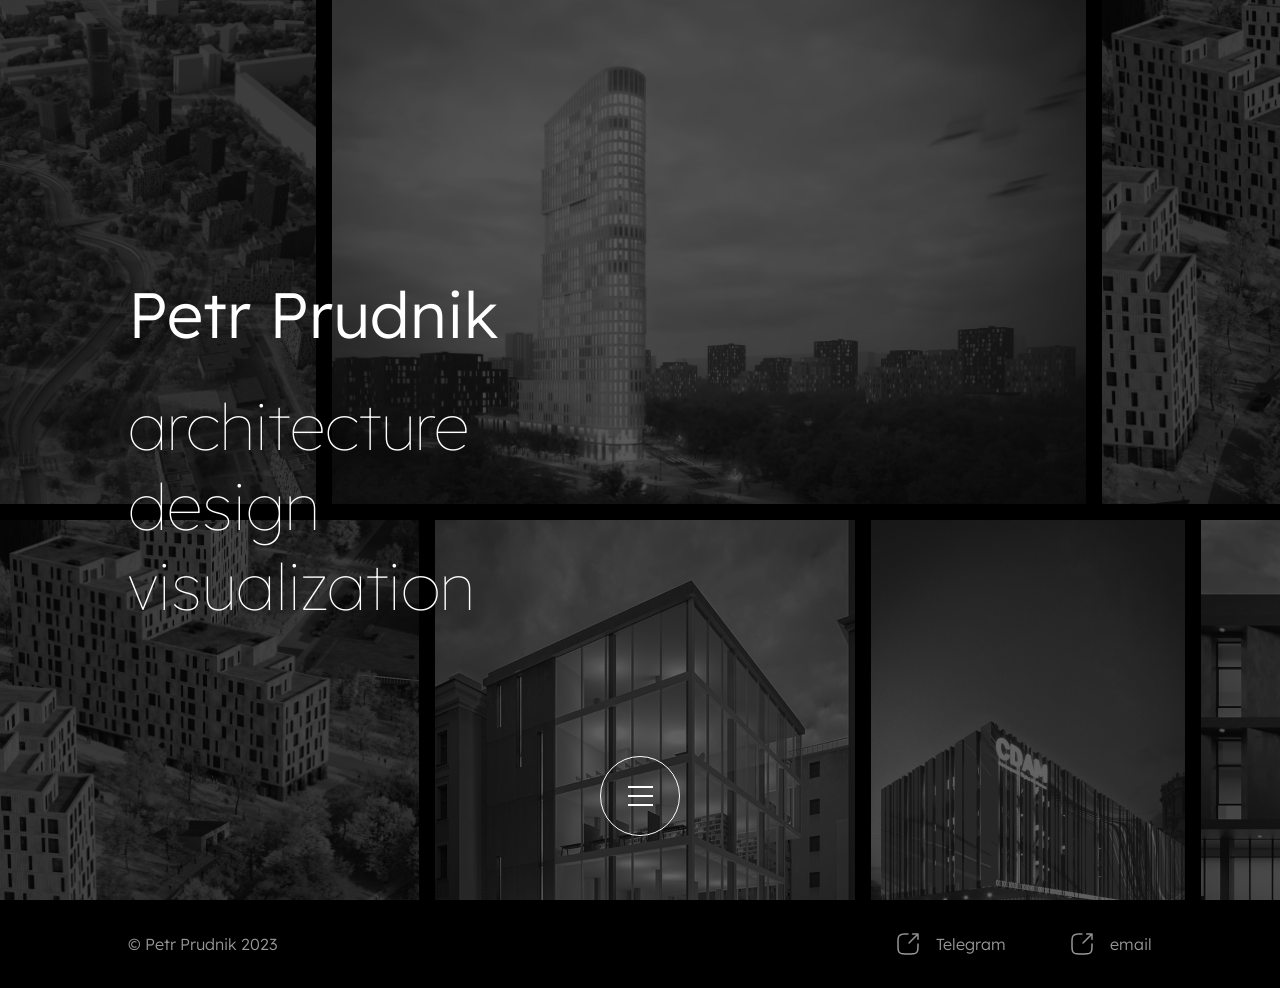
<file: index.html>
<!DOCTYPE html>
<html lang="en">
<head>
    <meta charset="UTF-8">
    <meta name="viewport" content="width=device-width, initial-scale=1.0">
    <title>Petr | Prudnik</title>
    <link rel="icon" href="/resources/icons/iconLogo.svg">
    <link rel="stylesheet" href="/css/stylesMain.css">
    <script src="/js/homePg.js" defer></script>
</head>
<body id="homePg" class="animationOnLoad">
    <main>
        <section id="headBG">
            <div class="bgGallery">
                <div class="imgRow">
                    <div class="bgContainer scrollRight">
                        <img src="/resources/images/homepg-bg/per_5-min 2.jpg" alt="1">
                        <img src="/resources/images/homepg-bg/16_9_nograin-min 1.jpg" alt="2">
                        <img src="/resources/images/homepg-bg/per3_002 1.jpg" alt="3">
                        <img src="/resources/images/homepg-bg/render_final2222 1.jpg" alt="5">
                    </div>
                    <div class="bgContainer scrollRight">
                        <img src="/resources/images/homepg-bg/per_5-min 2.jpg" alt="1">
                        <img src="/resources/images/homepg-bg/16_9_nograin-min 1.jpg" alt="2">
                        <img src="/resources/images/homepg-bg/per3_002 1.jpg" alt="3">
                        <img src="/resources/images/homepg-bg/render_final2222 1.jpg" alt="5">
                    </div>
                </div>
                <div class="imgRow">
                    <div class="bgContainer scrollLeft">
                        <img src="/resources/images/homepg-bg/per3_002 1.jpg" alt="3">
                        <img src="/resources/images/homepg-bg/render_final2222 1.jpg" alt="5">
                        <img src="/resources/images/homepg-bg/1_final 1.jpg" alt="6">
                        <img src="/resources/images/homepg-bg/002_raw_Post2 1.jpg" alt="4">
                    </div>
                    <div class="bgContainer scrollLeft">
                        <img src="/resources/images/homepg-bg/per3_002 1.jpg" alt="3">
                        <img src="/resources/images/homepg-bg/render_final2222 1.jpg" alt="5">
                        <img src="/resources/images/homepg-bg/1_final 1.jpg" alt="6">
                        <img src="/resources/images/homepg-bg/002_raw_Post2 1.jpg" alt="4">
                    </div>
                </div>
            </div>
            <div class="head">
                <h1>Petr Prudnik</h1>
                <h1>
                    architecture <br>
                    design <br>
                    visualization
                </h1>
            </div>
            <div id="menuOpen">
                <div class="menuBtn">
                    <span></span>
                    <span></span>
                    <span></span>
                </div>
            </div>
        </section>
        <menu id="menu">
            <ul>
                <button class="defbutton"><a href="/html/aboutmePg.html">about me</a></button>
                <button class="defbutton"><a href="/html/projects.html">projects</a></button>
                <button class="defbutton"><a href="/html/contactMe.html">contact me</a></button>
            </ul>
        </menu>
        <footer>
            <span>© Petr Prudnik 2023</span>
            <ul>
                <li><img src="/resources/icons/Square Top Down.svg" alt=""><a href="https://t.me/petrmn">Telegram</a></li>
                <li><img src="/resources/icons/Square Top Down.svg" alt=""><a href="mailto:petprudnik193@gmail.com">email</a></li>
            </ul>
        </footer>
    </main>
</body>
</html>
</file>
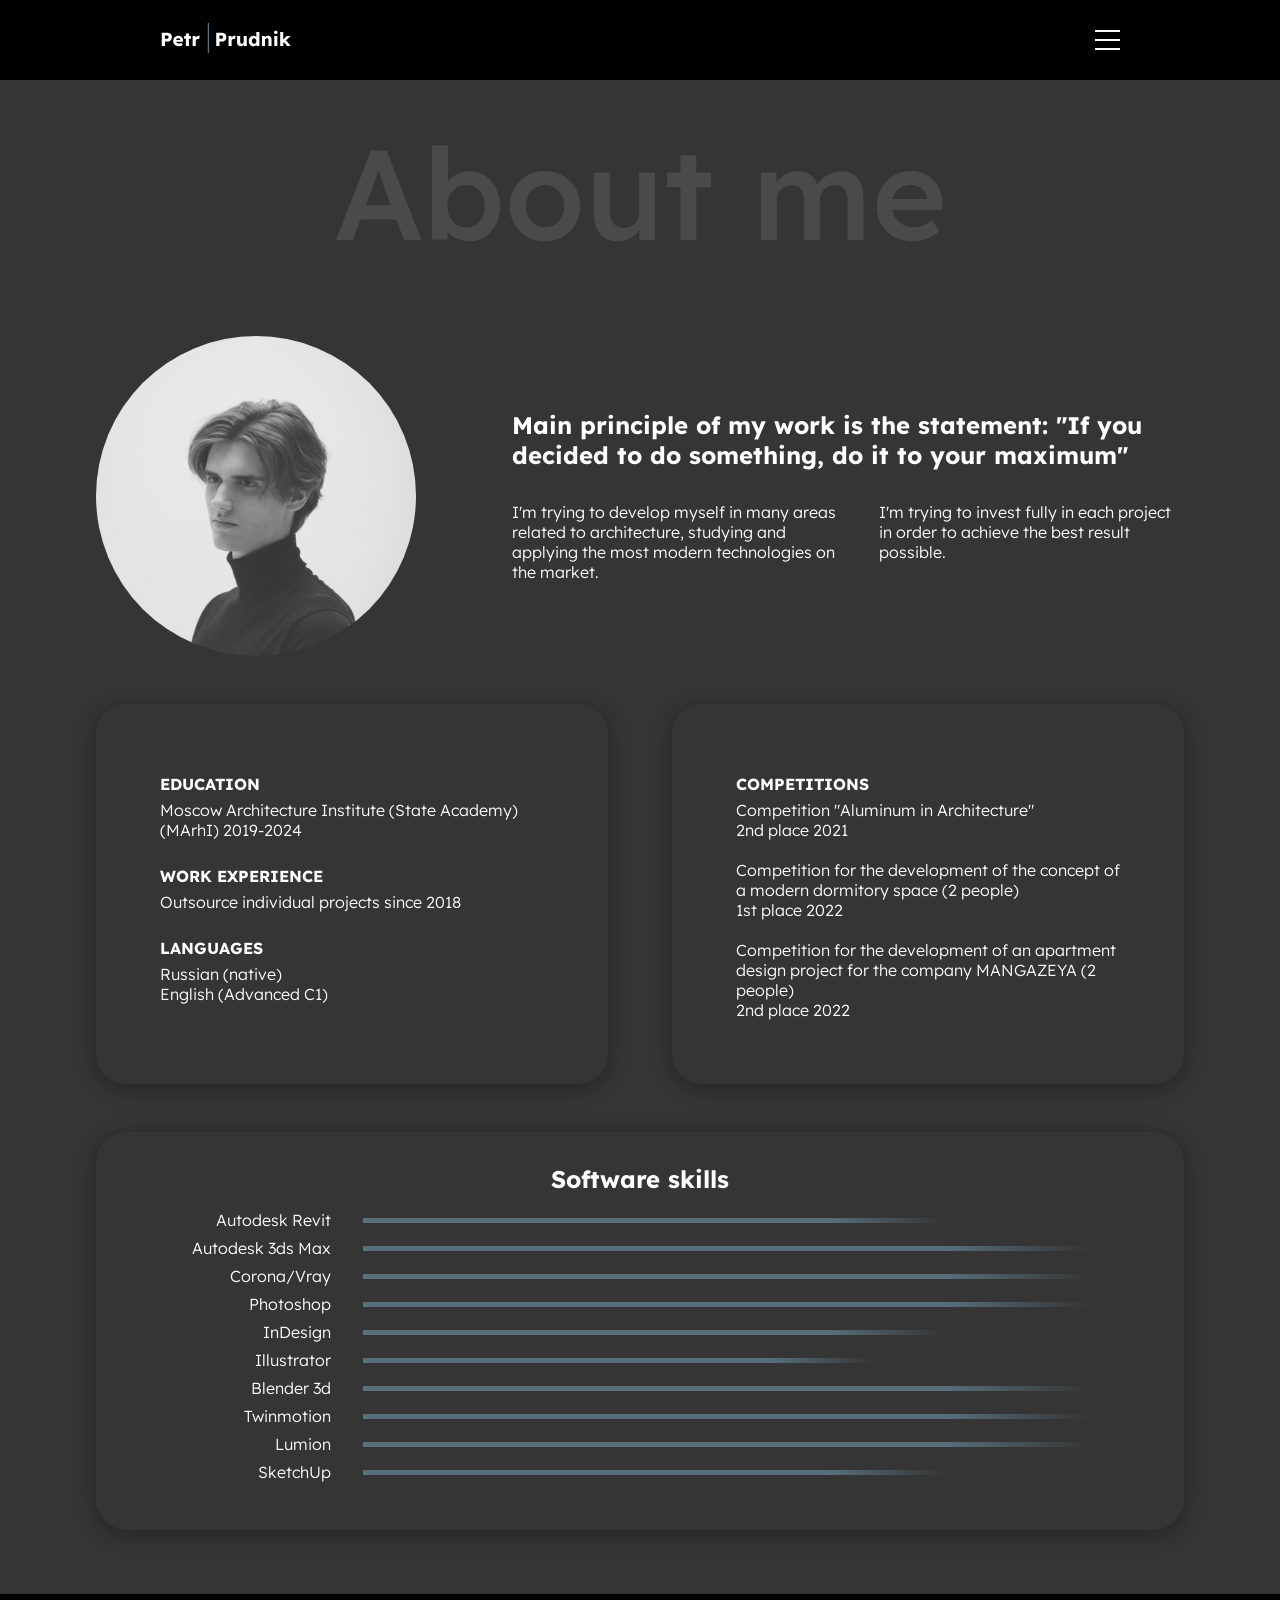
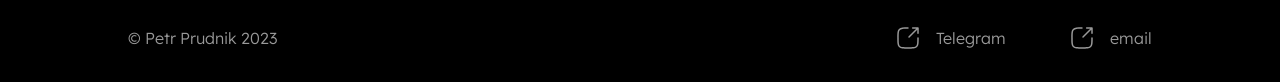
<file: aboutmePg.html>
<!DOCTYPE html>
<html lang="en">
<head>
    <meta charset="UTF-8">
    <meta name="viewport" content="width=device-width, initial-scale=1.0">
    <title> PP | About me</title>
    <link rel="icon" href="/resources/icons/iconLogo.svg">
    <link rel="stylesheet" href="/css/stylesMain.css">
    <script src="/js/main.js" defer></script>
</head>
<body id="aboutmePg" class="animationOnLoad">
    <header id="header">
        <a href="/homePg.html"><img src="/resources/icons/Logo.svg" alt="logo"></a>
        <div id="headMenuBtn" class="menuBtn">
            <span></span>
            <span></span>
            <span></span>
        </div>
    </header>
    <menu id="menuTop">
        <ul class="pageList">
            <a href="/aboutmePg.html" data-active="aboutmePg">about me</a>
            <a href="/projects.html" data-active="projectsPg">projects</a>
            <a href="/contactMe.html" data-active="contactmePg">contact me</a>
        </ul>
    </menu>
    <section id="info" class="main">
        <h1>About me</h1>
        <div class="mainInfo">
          <img src="/resources/images/1-1.jpg" alt="My face" />
          <div class="infoContainer">
            <h2>Main principle of my work is the statement: "If you decided to do something, do it to your maximum"
            </h2>
            <p>
                I'm trying to develop myself in many areas related to
                architecture, studying and applying the most modern technologies
                on the market.
            </p>
            <p>
                I'm trying to invest fully in each project in order to achieve the
                best result possible.
            </p>
          </div>
        </div>
        <div class="subInfo">
            <div class="edu">
                <p><span>EDUCATION</span><br>Moscow Architecture Institute (State Academy) (MArhI) 2019-2024</p><br>
                
                <p><span>WORK EXPERIENCE</span><br>Outsource individual projects since 2018</p><br>
                
                <p><span>LANGUAGES</span><br>Russian (native) <br>
                    English (Advanced C1)</p>
            </div>
            <div class="comp">
                <p><span>COMPETITIONS</span><br>Competition "Aluminum in Architecture" <br>
                    2nd place 2021
                    <br><br>
                    Competition for the development of the concept of a modern dormitory space (2 people) <br>
                    1st place 2022 <br><br>
                    
                    Competition for the development of an apartment design project for the company MANGAZEYA (2 people) <br>
                    2nd place 2022</p>
            </div>
        </div>
        <div class="softSkContainer">
            <h2>Software skills</h2>
            <div class="softSk">
                <h2>Autodesk Revit</h2>
                <div class="bar per80"></div>
                <h2>Autodesk 3ds Max</h2>
                <div class="bar"></div>
                <h2>Corona/Vray</h2>
                <div class="bar"></div>
                <h2>Photoshop</h2>
                <div class="bar"></div>
                <h2>InDesign</h2>
                <div class="bar per80"></div>
                <h2>Illustrator</h2>
                <div class="bar per70"></div>
                <h2>Blender 3d</h2>
                <div class="bar"></div>
                <h2>Twinmotion</h2>
                <div class="bar"></div>
                <h2>Lumion</h2>
                <div class="bar"></div>
                <h2>SketchUp</h2>
                <div class="bar per80"></div>
              </div>
        </div>
    </section>
    <footer>
        <span>© Petr Prudnik 2023</span>
        <ul>
            <li><img src="/resources/icons/Square Top Down.svg" alt=""><a href="https://t.me/petrmn">Telegram</a></li>
            <li><img src="/resources/icons/Square Top Down.svg" alt=""><a href="mailto:petprudnik193@gmail.com">email</a></li>
        </ul>
    </footer>
</body>
</html>
</file>
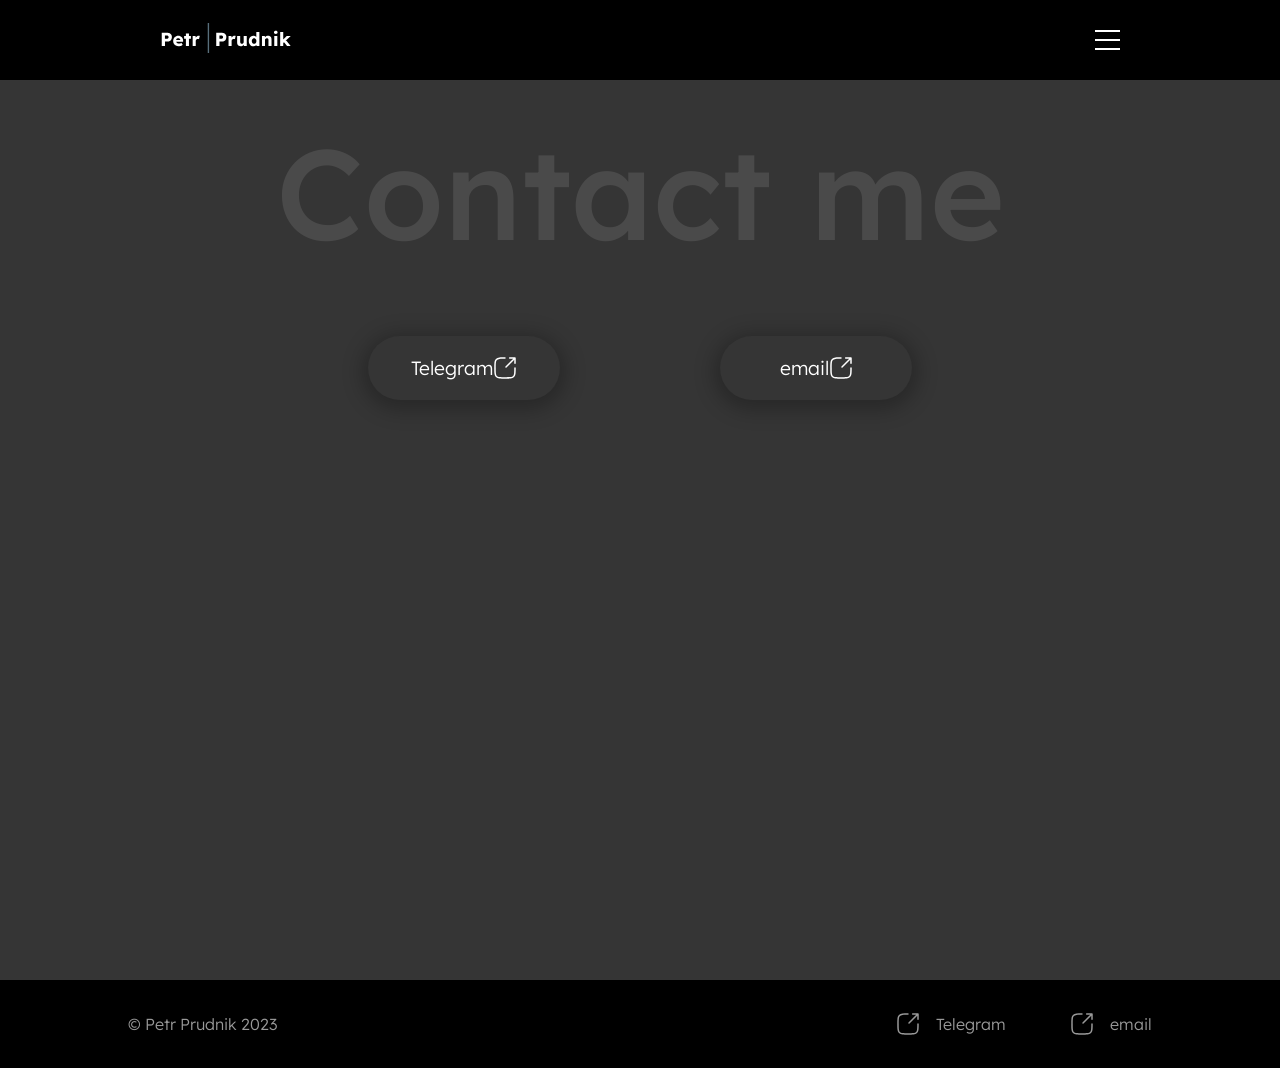
<file: contactMe.html>
<!DOCTYPE html>
<html lang="en">
<head>
    <meta charset="UTF-8">
    <meta name="viewport" content="width=device-width, initial-scale=1.0">
    <title> PP | Contact me</title>
    <link rel="icon" href="/resources/icons/iconLogo.svg">
    <link rel="stylesheet" href="/css/stylesMain.css">
    <script src="/js/main.js" defer></script>
</head>
<body id="contactmePg" class="animationOnLoad">
    <header id="header">
        <a href="/homePg.html"><img src="/resources/icons/Logo.svg" alt="logo"></a>
        <div id="headMenuBtn" class="menuBtn">
            <span></span>
            <span></span>
            <span></span>
        </div>
    </header>
    <menu id="menuTop">
        <ul class="pageList">
            <a href="/aboutmePg.html" data-active="aboutmePg">about me</a>
            <a href="/projects.html" data-active="projectsPg">projects</a>
            <a href="/contactMe.html" data-active="contactmePg">contact me</a>
        </ul>
    </menu>
    <section id="contactMe" class="main">
        <h1>Contact me</h1>
        <div class="container">
            <button class="defbutton"><a href="https://t.me/petrmn" target="_blank">Telegram</a><img src="/resources/icons/Square Top Down.svg" alt=""></button>
            <button class="defbutton"><a href="mailto:petprudnik193@gmail.com" target="_blank">email</a><img src="/resources/icons/Square Top Down.svg" alt=""></button>
        </div>
    </section>
    <footer>
        <span>© Petr Prudnik 2023</span>
        <ul>
            <li><img src="/resources/icons/Square Top Down.svg" alt=""><a href="https://t.me/petrmn">Telegram</a></li>
            <li><img src="/resources/icons/Square Top Down.svg" alt=""><a href="mailto:petprudnik193@gmail.com">email</a></li>
        </ul>
    </footer>
</body>
</html>
</file>
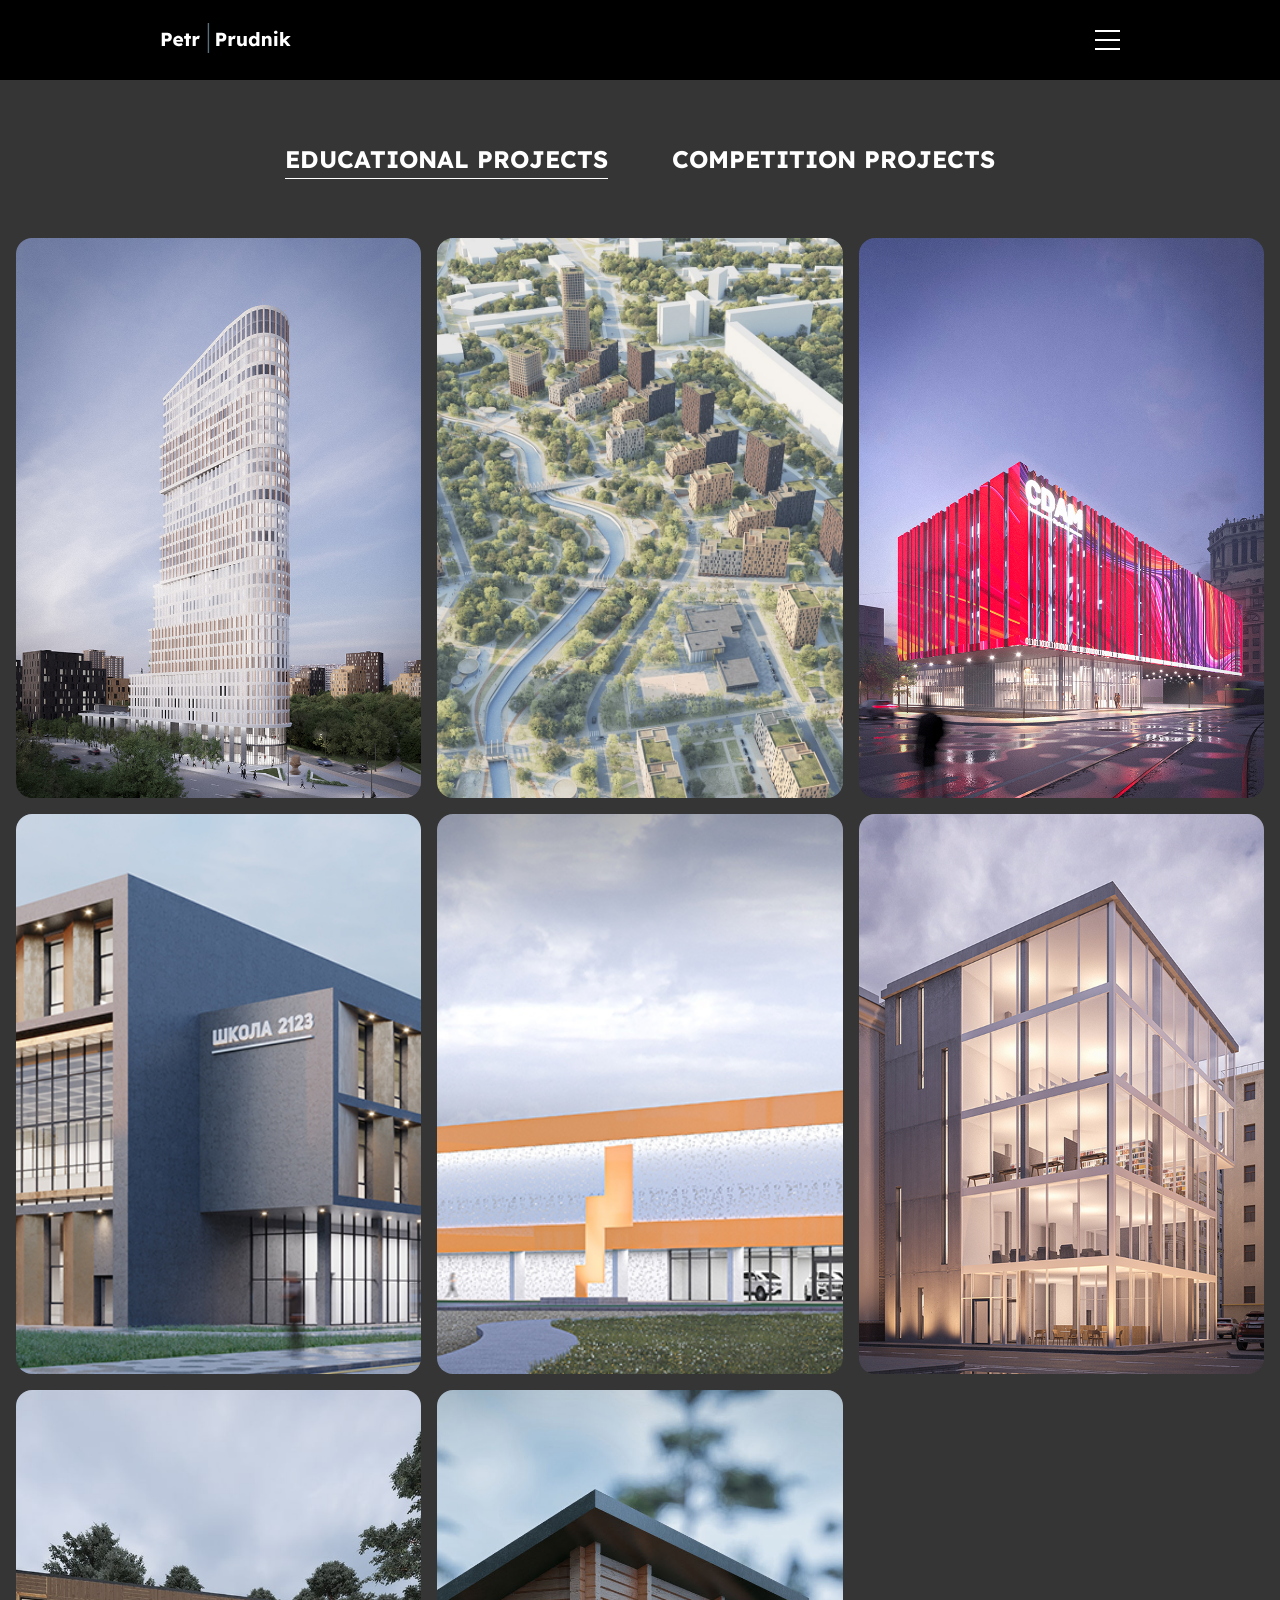
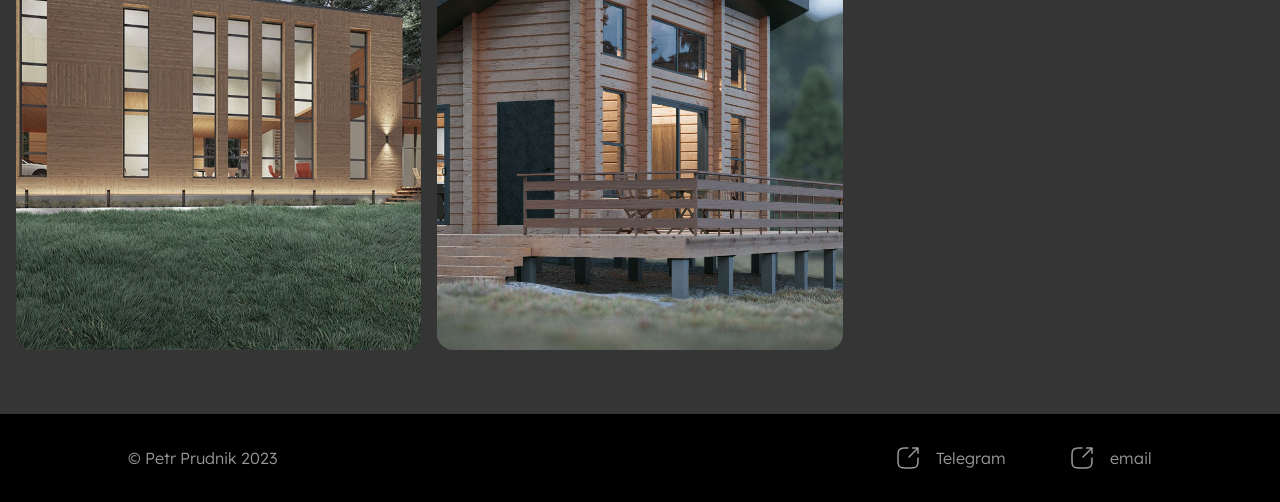
<file: projects.html>
<!DOCTYPE html>
<html lang="en">
<head>
    <meta charset="UTF-8">
    <meta name="viewport" content="width=device-width, initial-scale=1.0">
    <title> PP | Projects</title>
    <link rel="icon" href="/resources/icons/iconLogo.svg">
    <link rel="stylesheet" href="/css/stylesMain.css">
    <script src="/js/main.js" defer></script>
    <script src="/js/projects.js" defer></script>
</head>
<body id="projectsPg" class="animationOnLoad">
    <header id="header">
        <a href="/homePg.html"><img src="/resources/icons/Logo.svg" alt="logo"></a>
        <div id="headMenuBtn" class="menuBtn">
            <span></span>
            <span></span>
            <span></span>
        </div>
    </header>
    <menu id="menuTop">
        <ul class="pageList">
            <a href="/aboutmePg.html" data-active="aboutmePg">about me</a>
            <a href="/projects.html" data-active="projectsPg">projects</a>
            <a href="/contactMe.html" data-active="contactmePg">contact me</a>
        </ul>
    </menu>
    <section id="" class="main">
        <ul id="projectsTable">
            <li class="activePg" id="eduBtn"><h2>educational projects</h2></li>
            <li class="" id="compBtn"><h2>competition projects</h2></li>
        </ul>
        <div class="card-container hidden slide-in-left" id="compTable">
            <div class="card">
                <a href="#"></a>
                <img src="/resources/images/projects-table/MGZN-preview.jpg" alt="Twisted Heights">
                <div class="project-name">
                    <h2>MGZN apartment</h2>
                    <p>2022</p>
                </div>
            </div>
            <div class="card">
                <a href="#"></a>
                <img src="/resources/images/projects-table/Alum-preview.jpg" alt="Twisted Heights">
                <div class="project-name">
                    <h2>Monoblock</h2>
                    <p>2019</p>
                </div>
            </div>
            <div class="card">
                <a href="#"></a>
                <img src="/resources/images/projects-table/Obsh-preview.jpg" alt="Twisted Heights">
                <div class="project-name">
                    <h2>Studying env.</h2>
                    <p>2021</p>
                </div>
            </div>
            <div class="card">
                <a href="#"></a>
                <img src="/resources/images/projects-table/Rosatom-preview.jpg" alt="Twisted Heights">
                <div class="project-name">
                    <h2>Rosatom lobby</h2>
                    <p>2021</p>
                </div>
            </div>
        </div>
        <div class="card-container slide-in-left" id="eduTable">
            <div class="card">
                <a href="#"></a>
                <img src="/resources/images/projects-table/TH-preview.jpg" alt="Twisted Heights">
                <div class="project-name">
                    <h2>Twisted Heights</h2>
                    <p>2023</p>
                </div>
            </div>
            <div class="card">
                <a href="#"></a>
                <img src="/resources/images/projects-table/Rayon-preview.jpg" alt="rayon">
                <div class="project-name">
                    <h2>berega</h2>
                    <p>2023</p>
                </div>
            </div>
            <div class="card">
                <a href="#"></a>
                <img src="/resources/images/projects-table/CDAM-preview.jpg" alt="CDAM">
                <div class="project-name">
                    <h2>CDAM</h2>
                    <p>2022</p>
                </div>
            </div>
            <div class="card">
                <a href="#"></a>
                <img src="/resources/images/projects-table/School-preview.jpg" alt="School">
                <div class="project-name">
                    <h2>School</h2>
                    <p>2022</p>
                </div>
            </div>
            <div class="card">
                <a href="#"></a>
                <img src="/resources/images/projects-table/Parking-preview.jpg" alt="Parking">
                <div class="project-name">
                    <h2>Zig-Zag Parking</h2>
                    <p>2021</p>
                </div>
            </div>
            <div class="card">
                <a href="#"></a>
                <img src="/resources/images/projects-table/Club-preview.jpg" alt="Media club">
                <div class="project-name">
                    <h2>Media club</h2>
                    <p>2021</p>
                </div>
            </div>
            <div class="card">
                <a href="#"></a>
                <img src="/resources/images/projects-table/IZHD-preview.jpg" alt="House Inharmony">
                <div class="project-name">
                    <h2>house "Inharmony"</h2>
                    <p>2021</p>
                </div>
            </div>
            <div class="card">
                <a href="#"></a>
                <img src="/resources/images/projects-table/MiniHouse-preview.jpg" alt="MiniHouse">
                <div class="project-name">
                    <h2>Mini house</h2>
                    <p>2021</p>
                </div>
            </div>
        </div>
    </section>
    <footer>
        <span>© Petr Prudnik 2023</span>
        <ul>
            <li><img src="/resources/icons/Square Top Down.svg" alt=""><a href="https://t.me/petrmn">Telegram</a></li>
            <li><img src="/resources/icons/Square Top Down.svg" alt=""><a href="mailto:petprudnik193@gmail.com">email</a></li>
        </ul>
    </footer>
</body>
</html>
</file>
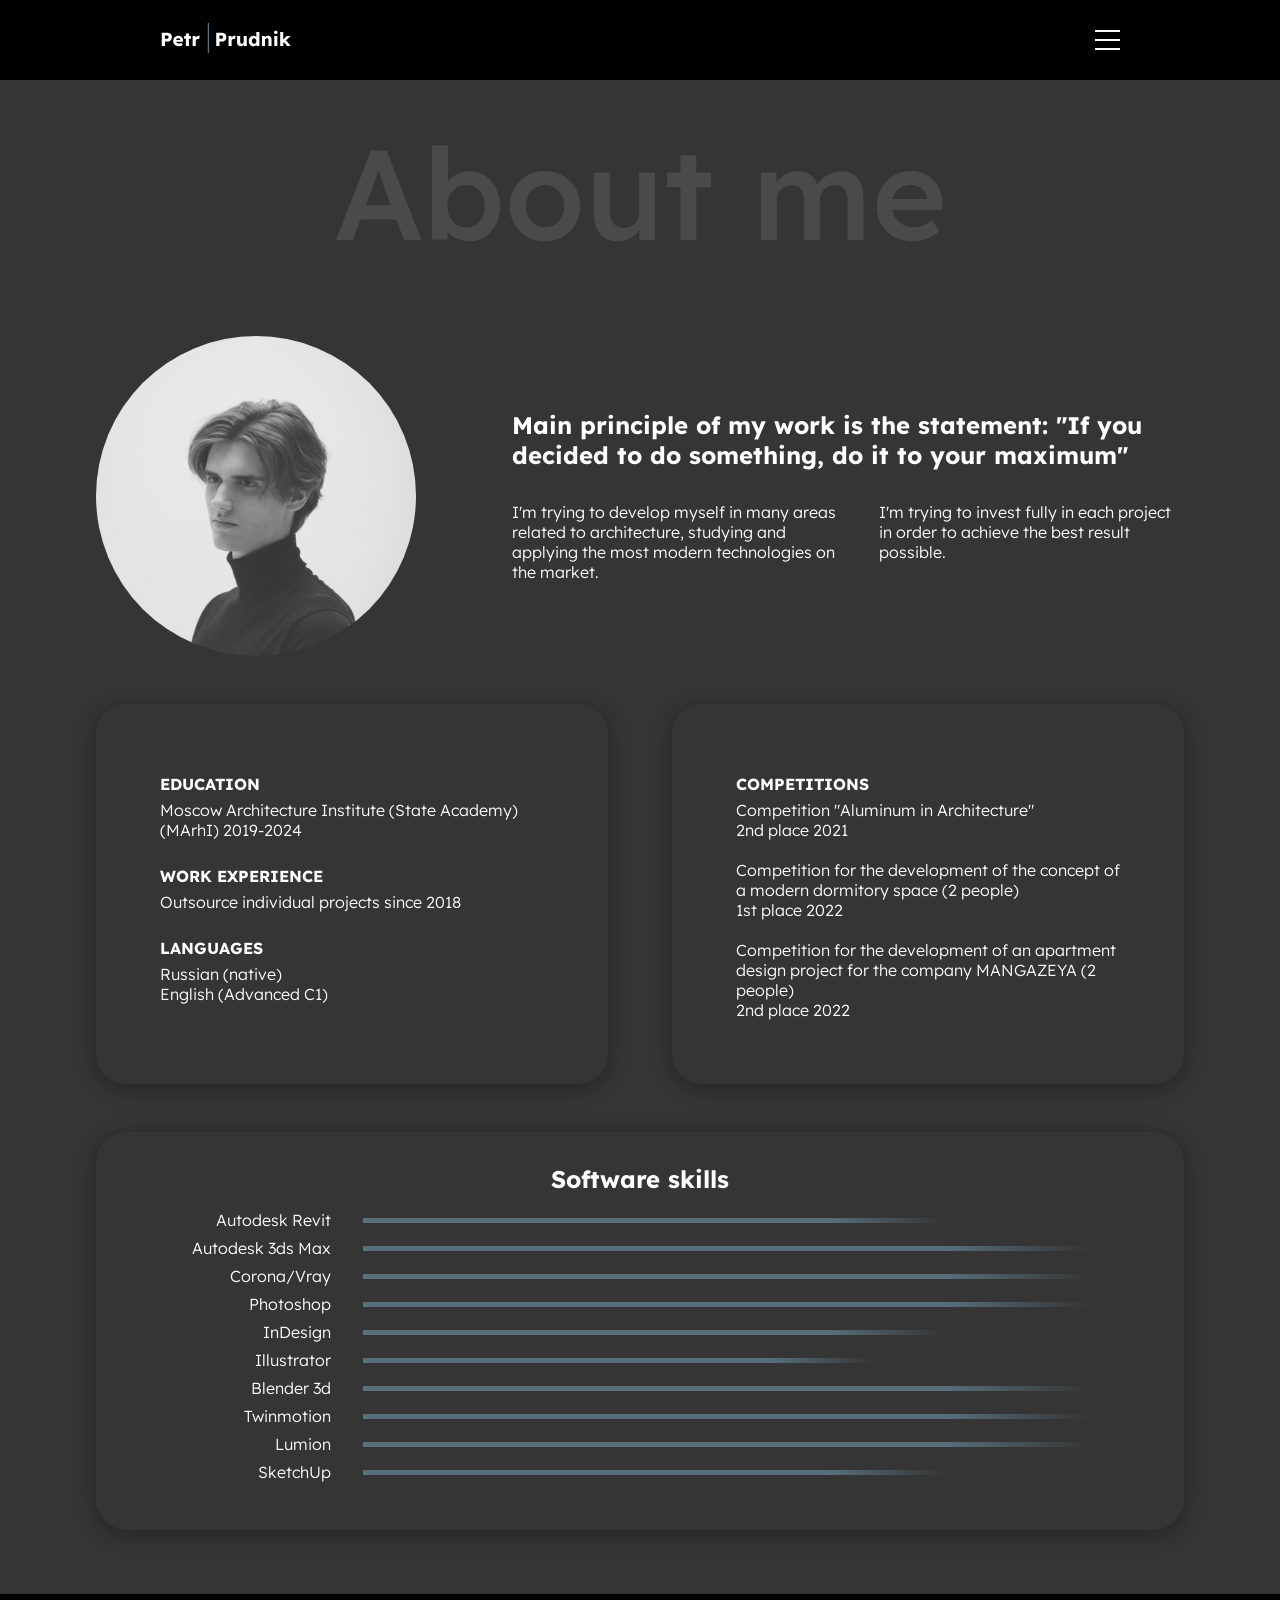
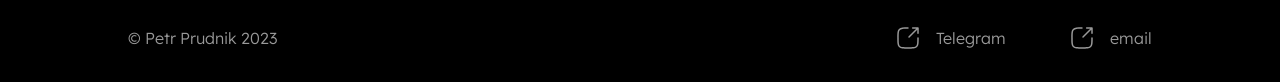
<file: html/aboutmePg.html>
<!DOCTYPE html>
<html lang="en">
<head>
    <meta charset="UTF-8">
    <meta name="viewport" content="width=device-width, initial-scale=1.0">
    <title> PP | About me</title>
    <link rel="icon" href="/resources/icons/iconLogo.svg">
    <link rel="stylesheet" href="/css/stylesMain.css">
    <script src="/js/main.js" defer></script>
</head>
<body id="aboutmePg" class="animationOnLoad">
    <header id="header">
        <a href="/index.html"><img src="/resources/icons/Logo.svg" alt="logo"></a>
        <div id="headMenuBtn" class="menuBtn">
            <span></span>
            <span></span>
            <span></span>
        </div>
    </header>
    <menu id="menuTop">
        <ul class="pageList">
            <a href="/html/aboutmePg.html" data-active="aboutmePg">about me</a>
            <a href="/html/projects.html" data-active="projectsPg">projects</a>
            <a href="/html/contactMe.html" data-active="contactmePg">contact me</a>
        </ul>
    </menu>
    <section id="info" class="main">
        <h1>About me</h1>
        <div class="mainInfo">
          <img src="/resources/images/1-1.jpg" alt="My face" />
          <div class="infoContainer">
            <h2>Main principle of my work is the statement: "If you decided to do something, do it to your maximum"
            </h2>
            <p>
                I'm trying to develop myself in many areas related to
                architecture, studying and applying the most modern technologies
                on the market.
            </p>
            <p>
                I'm trying to invest fully in each project in order to achieve the
                best result possible.
            </p>
          </div>
        </div>
        <div class="subInfo">
            <div class="edu">
                <p><span>EDUCATION</span><br>Moscow Architecture Institute (State Academy) (MArhI) 2019-2024</p><br>
                
                <p><span>WORK EXPERIENCE</span><br>Outsource individual projects since 2018</p><br>
                
                <p><span>LANGUAGES</span><br>Russian (native) <br>
                    English (Advanced C1)</p>
            </div>
            <div class="comp">
                <p><span>COMPETITIONS</span><br>Competition "Aluminum in Architecture" <br>
                    2nd place 2021
                    <br><br>
                    Competition for the development of the concept of a modern dormitory space (2 people) <br>
                    1st place 2022 <br><br>
                    
                    Competition for the development of an apartment design project for the company MANGAZEYA (2 people) <br>
                    2nd place 2022</p>
            </div>
        </div>
        <div class="softSkContainer">
            <h2>Software skills</h2>
            <div class="softSk">
                <h2>Autodesk Revit</h2>
                <div class="bar per80"></div>
                <h2>Autodesk 3ds Max</h2>
                <div class="bar"></div>
                <h2>Corona/Vray</h2>
                <div class="bar"></div>
                <h2>Photoshop</h2>
                <div class="bar"></div>
                <h2>InDesign</h2>
                <div class="bar per80"></div>
                <h2>Illustrator</h2>
                <div class="bar per70"></div>
                <h2>Blender 3d</h2>
                <div class="bar"></div>
                <h2>Twinmotion</h2>
                <div class="bar"></div>
                <h2>Lumion</h2>
                <div class="bar"></div>
                <h2>SketchUp</h2>
                <div class="bar per80"></div>
              </div>
        </div>
    </section>
    <footer>
        <span>© Petr Prudnik 2023</span>
        <ul>
            <li><img src="/resources/icons/Square Top Down.svg" alt=""><a href="https://t.me/petrmn">Telegram</a></li>
            <li><img src="/resources/icons/Square Top Down.svg" alt=""><a href="mailto:petprudnik193@gmail.com">email</a></li>
        </ul>
    </footer>
</body>
</html>
</file>
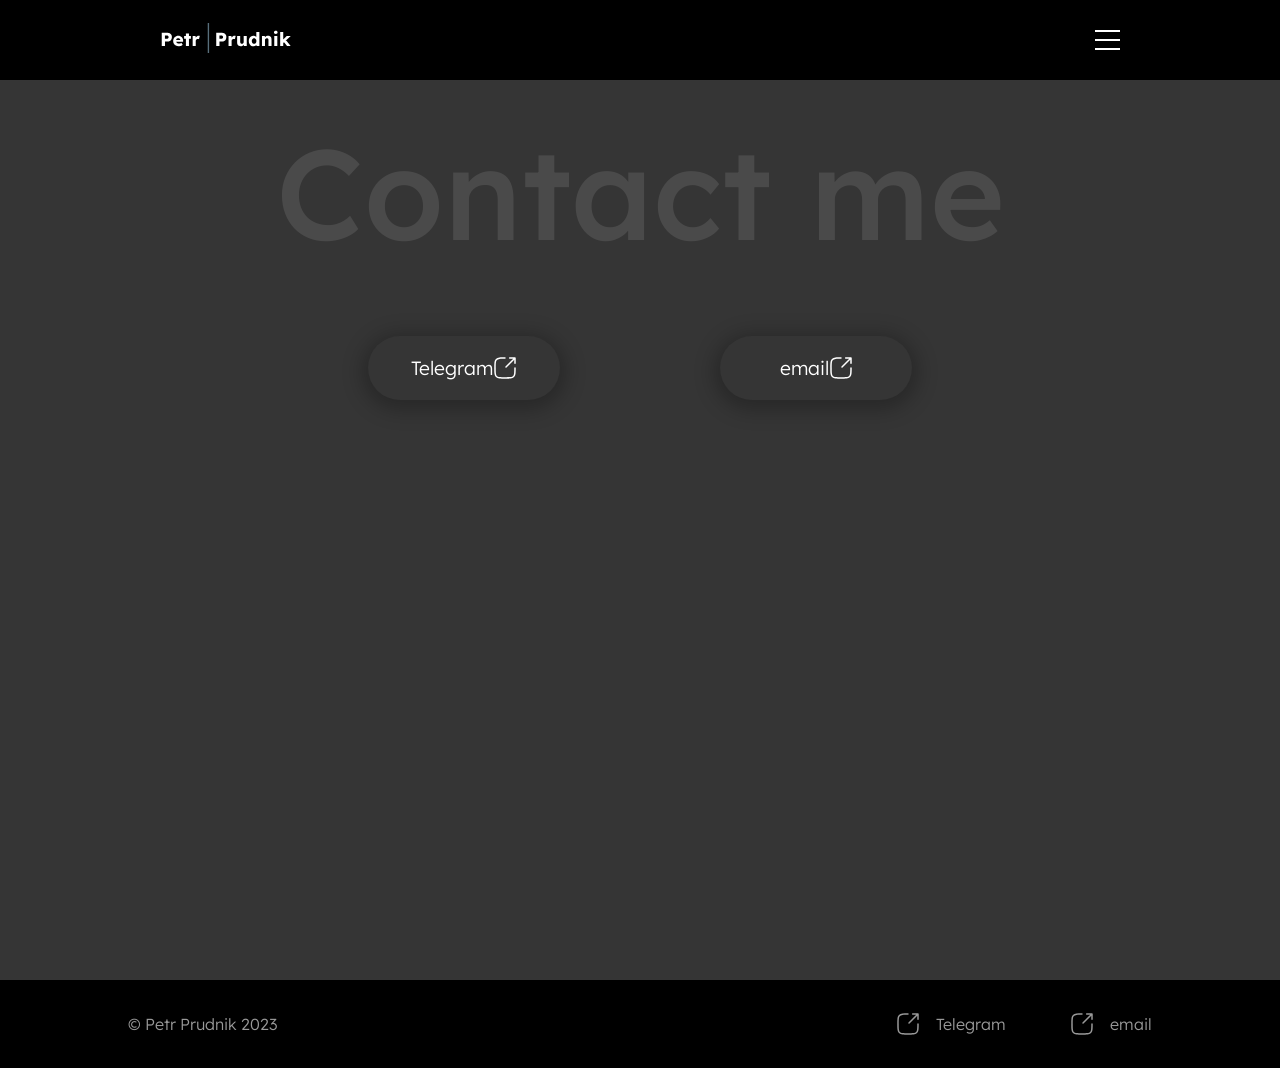
<file: html/contactMe.html>
<!DOCTYPE html>
<html lang="en">
<head>
    <meta charset="UTF-8">
    <meta name="viewport" content="width=device-width, initial-scale=1.0">
    <title> PP | Contact me</title>
    <link rel="icon" href="/resources/icons/iconLogo.svg">
    <link rel="stylesheet" href="/css/stylesMain.css">
    <script src="/js/main.js" defer></script>
</head>
<body id="contactmePg" class="animationOnLoad">
    <header id="header">
        <a href="/index.html"><img src="/resources/icons/Logo.svg" alt="logo"></a>
        <div id="headMenuBtn" class="menuBtn">
            <span></span>
            <span></span>
            <span></span>
        </div>
    </header>
    <menu id="menuTop">
        <ul class="pageList">
            <a href="/html/aboutmePg.html" data-active="aboutmePg">about me</a>
            <a href="/html/projects.html" data-active="projectsPg">projects</a>
            <a href="/html/contactMe.html" data-active="contactmePg">contact me</a>
        </ul>
    </menu>
    <section id="contactMe" class="main">
        <h1>Contact me</h1>
        <div class="container">
            <button class="defbutton"><a href="https://t.me/petrmn" target="_blank">Telegram</a><img src="/resources/icons/Square Top Down.svg" alt=""></button>
            <button class="defbutton"><a href="mailto:petprudnik193@gmail.com" target="_blank">email</a><img src="/resources/icons/Square Top Down.svg" alt=""></button>
        </div>
    </section>
    <footer>
        <span>© Petr Prudnik 2023</span>
        <ul>
            <li><img src="/resources/icons/Square Top Down.svg" alt=""><a href="https://t.me/petrmn">Telegram</a></li>
            <li><img src="/resources/icons/Square Top Down.svg" alt=""><a href="mailto:petprudnik193@gmail.com">email</a></li>
        </ul>
    </footer>
</body>
</html>
</file>
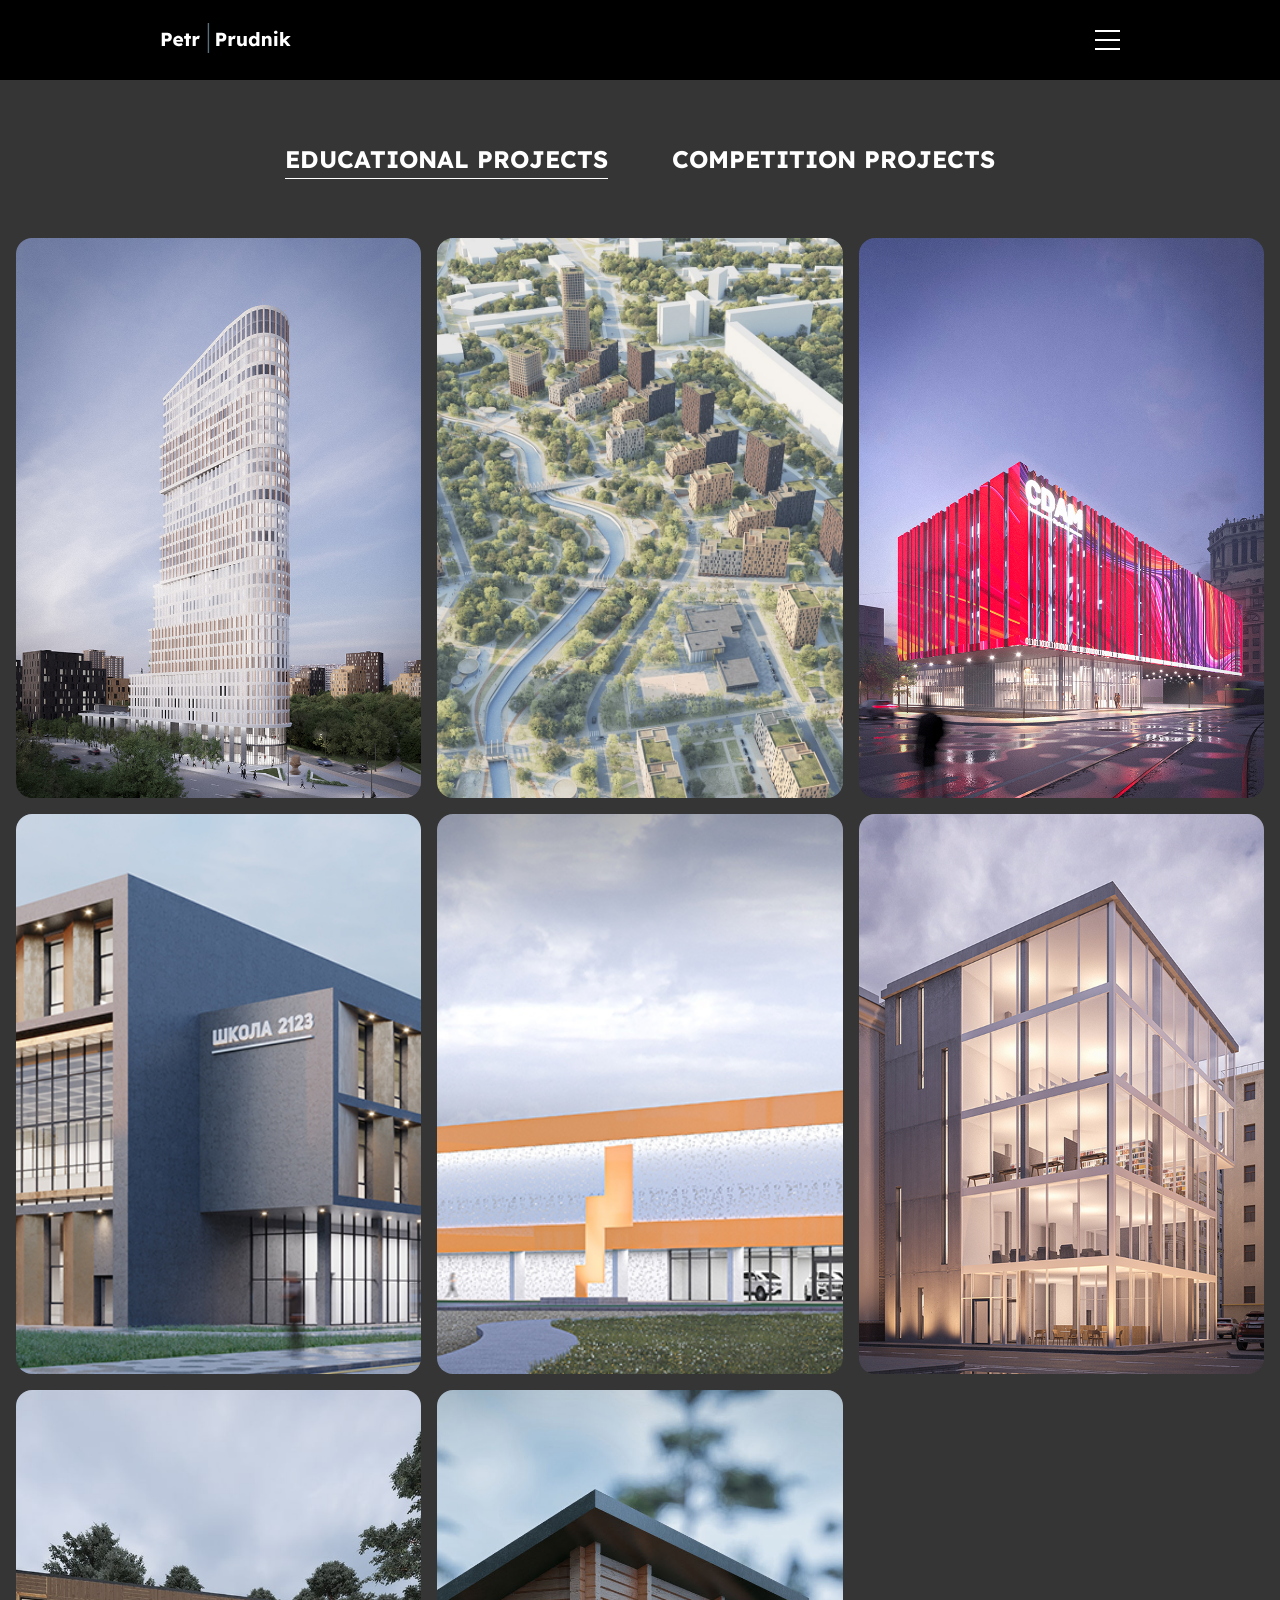
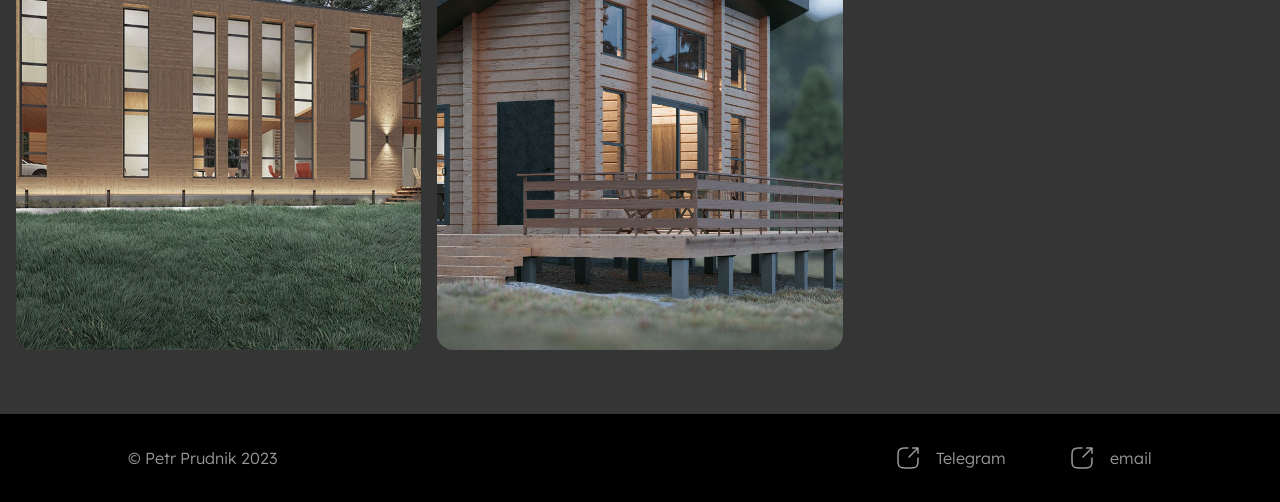
<file: html/projects.html>
<!DOCTYPE html>
<html lang="en">
<head>
    <meta charset="UTF-8">
    <meta name="viewport" content="width=device-width, initial-scale=1.0">
    <title> PP | Projects</title>
    <link rel="icon" href="/resources/icons/iconLogo.svg">
    <link rel="stylesheet" href="/css/stylesMain.css">
    <script src="/js/main.js" defer></script>
    <script src="/js/projects.js" defer></script>
</head>
<body id="projectsPg" class="animationOnLoad">
    <header id="header">
        <a href="/index.html"><img src="/resources/icons/Logo.svg" alt="logo"></a>
        <div id="headMenuBtn" class="menuBtn">
            <span></span>
            <span></span>
            <span></span>
        </div>
    </header>
    <menu id="menuTop">
        <ul class="pageList">
            <a href="/html/aboutmePg.html" data-active="aboutmePg">about me</a>
            <a href="/html/projects.html" data-active="projectsPg">projects</a>
            <a href="/html/contactMe.html" data-active="contactmePg">contact me</a>
        </ul>
    </menu>
    <section id="" class="main">
        <ul id="projectsTable">
            <li class="activePg" id="eduBtn"><h2>educational projects</h2></li>
            <li class="" id="compBtn"><h2>competition projects</h2></li>
        </ul>
        <div class="card-container hidden slide-in-left" id="compTable">
            <div class="card">
                <a href="#"></a>
                <img src="/resources/images/projects-table/MGZN-preview.jpg" alt="Twisted Heights">
                <div class="project-name">
                    <h2>MGZN apartment</h2>
                    <p>2022</p>
                </div>
            </div>
            <div class="card">
                <a href="#"></a>
                <img src="/resources/images/projects-table/Alum-preview.jpg" alt="Twisted Heights">
                <div class="project-name">
                    <h2>Monoblock</h2>
                    <p>2019</p>
                </div>
            </div>
            <div class="card">
                <a href="#"></a>
                <img src="/resources/images/projects-table/Obsh-preview.jpg" alt="Twisted Heights">
                <div class="project-name">
                    <h2>Studying env.</h2>
                    <p>2021</p>
                </div>
            </div>
            <div class="card">
                <a href="#"></a>
                <img src="/resources/images/projects-table/Rosatom-preview.jpg" alt="Twisted Heights">
                <div class="project-name">
                    <h2>Rosatom lobby</h2>
                    <p>2021</p>
                </div>
            </div>
        </div>
        <div class="card-container slide-in-left" id="eduTable">
            <div class="card">
                <a href="#"></a>
                <img src="/resources/images/projects-table/TH-preview.jpg" alt="Twisted Heights">
                <div class="project-name">
                    <h2>Twisted Heights</h2>
                    <p>2023</p>
                </div>
            </div>
            <div class="card">
                <a href="#"></a>
                <img src="/resources/images/projects-table/Rayon-preview.jpg" alt="rayon">
                <div class="project-name">
                    <h2>berega</h2>
                    <p>2023</p>
                </div>
            </div>
            <div class="card">
                <a href="#"></a>
                <img src="/resources/images/projects-table/CDAM-preview.jpg" alt="CDAM">
                <div class="project-name">
                    <h2>CDAM</h2>
                    <p>2022</p>
                </div>
            </div>
            <div class="card">
                <a href="#"></a>
                <img src="/resources/images/projects-table/School-preview.jpg" alt="School">
                <div class="project-name">
                    <h2>School</h2>
                    <p>2022</p>
                </div>
            </div>
            <div class="card">
                <a href="#"></a>
                <img src="/resources/images/projects-table/Parking-preview.jpg" alt="Parking">
                <div class="project-name">
                    <h2>Zig-Zag Parking</h2>
                    <p>2021</p>
                </div>
            </div>
            <div class="card">
                <a href="#"></a>
                <img src="/resources/images/projects-table/Club-preview.jpg" alt="Media club">
                <div class="project-name">
                    <h2>Media club</h2>
                    <p>2021</p>
                </div>
            </div>
            <div class="card">
                <a href="#"></a>
                <img src="/resources/images/projects-table/IZHD-preview.jpg" alt="House Inharmony">
                <div class="project-name">
                    <h2>house "Inharmony"</h2>
                    <p>2021</p>
                </div>
            </div>
            <div class="card">
                <a href="#"></a>
                <img src="/resources/images/projects-table/MiniHouse-preview.jpg" alt="MiniHouse">
                <div class="project-name">
                    <h2>Mini house</h2>
                    <p>2021</p>
                </div>
            </div>
        </div>
    </section>
    <footer>
        <span>© Petr Prudnik 2023</span>
        <ul>
            <li><img src="/resources/icons/Square Top Down.svg" alt=""><a href="https://t.me/petrmn">Telegram</a></li>
            <li><img src="/resources/icons/Square Top Down.svg" alt=""><a href="mailto:petprudnik193@gmail.com">email</a></li>
        </ul>
    </footer>
</body>
</html>
</file>
<file: css/stylesMain.css>
@import url('https://fonts.googleapis.com/css2?family=Lexend:wght@100;200;300;400;500;600;700;800;900&display=swap');


* {
    margin: 0;
    box-sizing: border-box;
    padding: 0;
    font-family: Lexend, sans-serif;
    text-decoration: none;
}

html {
    background-color: #353535;
}

:root {
    --menuHeight: 20rem;
    --section-padding: clamp(1rem, 20vw, 10rem)
}


@keyframes onLoad {
    from {
        opacity: 0;
    }
    to {
        opacity: 1;
    }
}

@keyframes slide-in-left {
    0% {
      -webkit-transform: translateX(-1000px);
              transform: translateX(-1000px);
      opacity: 0;
    }
    100% {
      -webkit-transform: translateX(0);
              transform: translateX(0);
      opacity: 1;
    }
}

@keyframes bgScrollLeft {
    from {
        transform: translateX(0px);
    }
    to {
        transform: translateX(-100%);
    }
}

@keyframes bgScrollRight {
    from {
        transform: translateX(-100%);
    }
    to {
        transform: translateX(0px);
    }
}

.slide-in-left {
	-webkit-animation: slide-in-left 0.5s both;
	        animation: slide-in-left 0.5s both;
}

.scrollLeft {
    animation: 30s bgScrollLeft infinite linear;
}


.scrollRight {
    animation: 30s bgScrollRight infinite linear;
}


.animationOnLoad {
    animation: onLoad 750ms;
}


/* buttons */

.menuBtn {
    cursor: pointer;
    transition: transform 200ms ease;
    position: relative;
    width: 25px;
    height: 20px;

    overflow: hidden;
    display: flex;
    flex-direction: column;
    justify-content: center;
    align-items: center;

    & span {
        position: absolute;
        display: block;
        transform-origin: center;
        width: 100%;
        height: 2px;
        background-color: #ffffff;
        transition: transform 200ms ease 200ms, rotate 200ms ease;
    }

    & span:nth-child(1) {
        transform: translateY(-9px);
    }


    & span:nth-child(3) {
        transform: translateY(9px);
    }

    &:hover {
        transform: scale(1.1);
    }
}


.menuBtn.opened {    
    & span:nth-child(1) {
        transform: translateY(0px);
        rotate: 45deg;
        transition: transform 200ms ease, rotate 200ms ease 200ms;
    }
    
    & span:nth-child(2) {
        transform: scale(0, 1);
    }
    
    & span:nth-child(3) {
        transform: translateY(0px);
        rotate: -45deg;
        transition: transform 200ms ease, rotate 200ms ease 200ms;
    }
}





/* home page */


#headBG {
    position: relative;
    z-index: 3;
    transition: transform 800ms cubic-bezier(.25,.93,.71,.99);
    overflow: hidden;
    box-shadow: 0px 19px 30px 0px rgba(0, 0, 0, 0.4);
}


.bgGallery {
    position: relative;
    height: 100vh;
    width: 200vw;
    background-color: #000;
    display: grid;
    gap: 1rem;
}




.bgContainer {
    display: flex;
    gap: 1rem;
}



.imgRow {
    display: flex;
    gap: 1rem;
}

.bgContainer img {
    display: block;
    height: 100%;
    object-fit: cover;
    opacity: 0.4;
}

.head {
    position: absolute;
    top: 50%;
    transform: translateY(-50%);
    display: grid;
    gap: 2rem;
    padding-inline: max(10vw, 1rem);
    color: #ffffff;
    z-index: 3;
}

.head h1 {
    font-size: 4rem;
    font-weight: 300;
}

.head h1:nth-child(2) {
    font-weight: 100;
}

#menuOpen {
    position: absolute;
    bottom: 4rem;
    left: 0;
    right: 0;
    margin-left: auto;
    margin-right: auto;
    z-index: 3;

    cursor: pointer;
    transform-origin: center;
    width: 5rem;
    height: 5rem;
    border-radius: 50%;
    display: flex;
    flex-direction: column;
    align-items: center;
    justify-content: center;
    border: 1px solid #ffffff;
    transition: transform 0.2s ease;

    &:hover {
        transform: scale(1.1);
    }
}



#menu {
    background-color: #353535;

    position: absolute;
    bottom: 0;
    z-index: 1;
    padding-block: 2rem;

    height: var(--menuHeight);
    width: 100%;
    display: flex;
    align-items: center;
    justify-content: center;

    & ul {
        display: flex;
        gap: clamp(2rem, 8vw, 10rem);
    }
}

.defbutton {
    cursor: pointer;
    height: 4rem;
    width: 12rem;
    display: flex;
    align-items: center;
    justify-content: center;

    background: #353535;
    box-shadow: 0px 4px 20px 6px rgba(0, 0, 0, 0.25);
    border-radius: 51px;
    border: none;
    transition: transform 0.2s ease, background-color 0.2s ease;

    & a {
        text-decoration: none;
        font-size: 1.2rem;
        font-weight: 300;
        color: #ffffff;
    }
}








@media(max-width: 700px) {

    .scrollLeft {
        animation: none;
    }
    
    
    .scrollRight {
        animation: none;
    }

    .head h1 {
        font-size: 2rem;
    }

    .menuBtn {
        scale: 0.8;
    }

    #menu {

        & ul {
            flex-direction: column;
            gap: 1.5rem;
        }

        & .defbutton {
            height: clamp(2rem, 5vh, 4rem);
        }
    }

    #homePg footer {
        transform: translateY(0);
    }

}

















/* about me page */


#header {
    height: clamp(4rem, 10vh, 5rem);
    display: flex;
    align-items: center;
    justify-content: space-between;

    padding-inline: var(--section-padding);
    background-color: #000;

    & > a > img {
        transition: transform 200ms ease;
        &:hover {
            transform: translateY(-3px);
        }
    }
}


footer {
    justify-self: flex-end;
    
    width: 100%;
    display: flex;
    padding-block: 2rem;
    padding-inline: clamp(1rem, 10vw, 10rem);
    justify-content: space-between;
    align-items: center;

    background-color: #000;
    color: #ffffff;
    font-weight: 300;
    & > * {
        opacity: 0.6;
    }
    & ul {
        display: flex;
        gap: 4rem;
        list-style-type: none;

        & li {
            display: flex;
            align-items: center;
            gap: 1rem;
            transition: transform 200ms ease;
            

            & a {
                text-decoration: none;
                color: #ffffff;
                font-weight: 300;
            }
        }
        
    }
}


#menuTop {
    position: absolute;
    width: 100%;
    z-index: 5;

    height: 4rem;
    background-color: #000;
    border-top: 1px solid #353535;
    display: flex;
    align-items: center;
    justify-content: center;
    transform-origin: top;
    transform: scale(1, 0);

    transition: transform 500ms cubic-bezier(.21,1.12,.68,.98);    
    & ul {
        display: flex;
        gap: 10rem;
        
        & a {
            position: relative;
            color: #ffffff;
            text-decoration: none;
            transition: transform 200ms ease;

            &::after {
                content: '';
                position: absolute;
                left: 0;
                bottom: -5px;
                width: 100%;
                height: 1px;
                transform: scale(0, 1);
                background-color: #ffffff;
                transform-origin: right;
                transition: transform 200ms ease;

            }

            &.activePg {
                &::after {
                    transform: scale(1, 1);
                }
            }
        }
    }
    
}


.main {
    min-height: 100vh;
    padding-top: 2rem;
    
    display: flex;
    flex-direction: column;
    align-items: center;
    margin-inline: auto;
    gap: 4rem;

    padding-inline: 1rem;
    padding-bottom: 4rem;
    max-width: 70rem;

    & > h1 {
        text-align: center;
        color: #ffffff;
        opacity: 0.1;
        font-size: 8rem;
        font-weight: 500;
    }

    & p {
        font-weight: 300;
        color: #ffffff;
    }
}
.mainInfo {
    width: 100%;    
    display: flex;
    gap: 6rem;
    align-items: center;
    color: #ffffff;

    & img {
        display: block;
        height: 20rem;
        border-radius: 50%;
        mix-blend-mode: screen;
    }
}

.infoContainer {
    display: grid;
    align-content: center;
    gap: 2rem;
    grid-template-areas: 
        'a a'
        'b c';

    

    & :nth-child(1) {
        grid-area: a;
    }
    
    & :nth-child(2) {
        grid-area: b;
    }
    
    & :nth-child(3) {
        grid-area: c;
    }
}


.subInfo {
    width: 100%;

    display: grid;
    justify-items: center;
    gap: 4rem;
    grid-template-columns: 1fr 1fr;


    & > div {
        width: 100%;
        margin: -1rem;
        padding: 4rem;
        background: #353535;
        box-shadow: 0px 4px 18px 3px rgba(0, 0, 0, 0.25);
        border-radius: 30px;
    }
    
    
    & span {
        line-height: 2;
        font-weight: 700;
    }
    
}

.softSkContainer {
    width: 100%;
    background: #353535;
    box-shadow: 0px 4px 18px 3px rgba(0, 0, 0, 0.25);
    border-radius: 31px;
    padding-block: 2rem;

    color: #ffffff;

    & h2 {
        text-align: center;
    }
}

.softSk {
    position: relative;
    display: grid;
    grid-template-columns: auto 1fr;
    align-items: center;
    padding: 1rem 6rem;
    grid-gap: 0.5rem 2rem;
}

.softSk h2 {
    justify-self: end;
    cursor: pointer;
    font-weight: 300;
    font-size: 1rem;
}


.softSk div {
    display: flex;
    flex-direction: row;
}

.bar {
    width: 100%;
    height: 5px;
    background: rgb(88,111,124);
    background: linear-gradient(74deg, rgba(88,111,124,1) 80%, rgba(255,255,255,0) 100%);
    transition: all 0.3s ease;
}

.per80 {
    width: 80%;
}

.per70 {
    width: 70%;
}





/* contact me */

#contactMe .container {
    display: flex;
    gap: 10rem;
}









/* projects table */
#projectsPg .main {
    max-width: 100rem;
    padding-top: 4rem;

    & ul {
        display: flex;
        gap: 4rem;
        list-style-type: none;
        text-transform: uppercase;
        color: #ffffff;
        font-weight: 500;

        & li {
            cursor: pointer;
            position: relative;
            transition: transform 200ms ease;
            
            &::after {
                content: '';
                position: absolute;
                left: 0;
                bottom: -5px;
                width: 100%;
                height: 1px;
                transform: scale(0, 1);
                background-color: #ffffff;
                transform-origin: right;
                transition: transform 200ms ease;

            }

            &.activePg {
                &::after {
                    transform: scale(1, 1);
                }
            }
        }
    }
}

.card-container {
    display: grid;
    grid-template-columns: repeat(4, 1fr);
    gap: 1rem;
    
}

.hidden {
    display: none;
}


.card {
    --image-height: 35rem;
    --info-height: 5rem;
    
    cursor: pointer;
    position: relative;
    border-radius: 1rem;
    overflow: hidden;
    display: flex;
    flex-direction: column;
    gap: 0.5rem;
    
    & a {
        position: absolute;
        inset: 0;
        z-index: 2;
    }
    
    & h2 + p {
        color: #000;
        font-weight: 500;
    }

    & h2 {
        text-transform: uppercase;
    }
    
    & img {
        position: relative;
        display: block;
        width: 100%;
        height: var(--image-height);
        
        mix-blend-mode: luminosity;
        object-fit: cover;
        transition: height 300ms ease;        
    }

    & .project-name {
        
        position: absolute;
        bottom: 0;
        height: var(--info-height);
        width: 100%;
        padding: 1rem;
        display: flex;
        flex-direction: column;
        justify-content: center;
        background-color: #ffffff;
        z-index: -1;

        transition: transform 300ms ease;
        transform-origin: bottom;
        transform: translateY(5rem);

    }

}

@media(max-width: 1340px) {
    .card-container {
        grid-template-columns: repeat(3, 1fr);
    }
}
@media(max-width: 900px) {
    .card-container {
        grid-template-columns: repeat(2, 1fr);
    }
}

@media (hover: none) {
    .card {
        & img {
            mix-blend-mode: normal;
        }
        & .project-name {
            position: relative;
            transform: translateY(0);
        }
    }
}

@media (hover: hover){
    .defbutton:hover {
        transform: translateY(-5px);
        background-color: #3f3f3f;
    }
    
    
    #menuTop ul a:hover {
        transform: translateY(-2px);

        &::after {
            transform: scale(1, 1);
            transform-origin: left;
        }

    }
    
    footer ul li:hover {
        transform: scale(1.1);
    }
    
    .card:hover {
        & img {
            height: calc(var(--image-height) - var(--info-height) - 0.5rem);
            mix-blend-mode: normal;
        }

        .project-name {
            transform: translateY(0);
        }
    }

    #projectsPg .main ul li:hover {
        transform: translateY(-2px);

        &::after {
            transform: scale(1, 1);
            transform-origin: left;
        }
    }
}

@media(max-width: 700px) {
    
    
    
    #header {
        position: fixed;
        width: 100%;
        padding-inline: 1rem;
        z-index: 111;
    }
    
    #menuTop {
        position: fixed;
        width: 100%;
        top: 5rem;
        height: 8rem;
        & ul {
            flex-direction: column;
            gap: 1rem;
            align-items: center;
        }
    }
    
    footer {
        flex-direction: column;
        gap: 2rem;
        transform: translateY(4rem);
    }


    .main {
        transform: translateY(5rem);
    }
    
    .main > h1 {
        font-size: 4rem;
    }

    .mainInfo {
        flex-direction: column;

        & img {
            width: clamp(1rem, 100vw, 20rem);
            height: auto;
        }
    }

    .infoContainer {
        padding: 0 1rem;
        width: 100vw;
        display: flex;
        flex-direction: column;
    }

    .subInfo {
        grid-template-rows: 1fr 1fr;
        grid-template-columns: none;
        gap: 4rem;

        & > div {
            width: 100%;
        }
    }

    .softSkContainer {
        width: 100%;
        padding-inline: 1rem;
        & .softSk {
            padding: 1rem 1rem;
            column-gap: 1rem;
        }
    }

    .softSk h2 {
        font-size: 0.7rem;
    }

    #contactMe .container {
        padding: 2rem 0;
        display: flex;
        flex-direction: column;
        gap: 4rem;
    }


    #projectsPg .main {
        padding-top: 4rem;
        
        & ul {
            flex-direction: column;
            gap: 2rem;
        }
    }

    .card-container {
        grid-template-columns: repeat(2, 1fr);
    }

    .card {
        & img {
            height: 15rem;
        }

        & h2, p {
            font-size: 0.9rem;
        }

        & .project-name {
            position: relative;
            transform: translateY(0);
        }
    }
}
</file>
